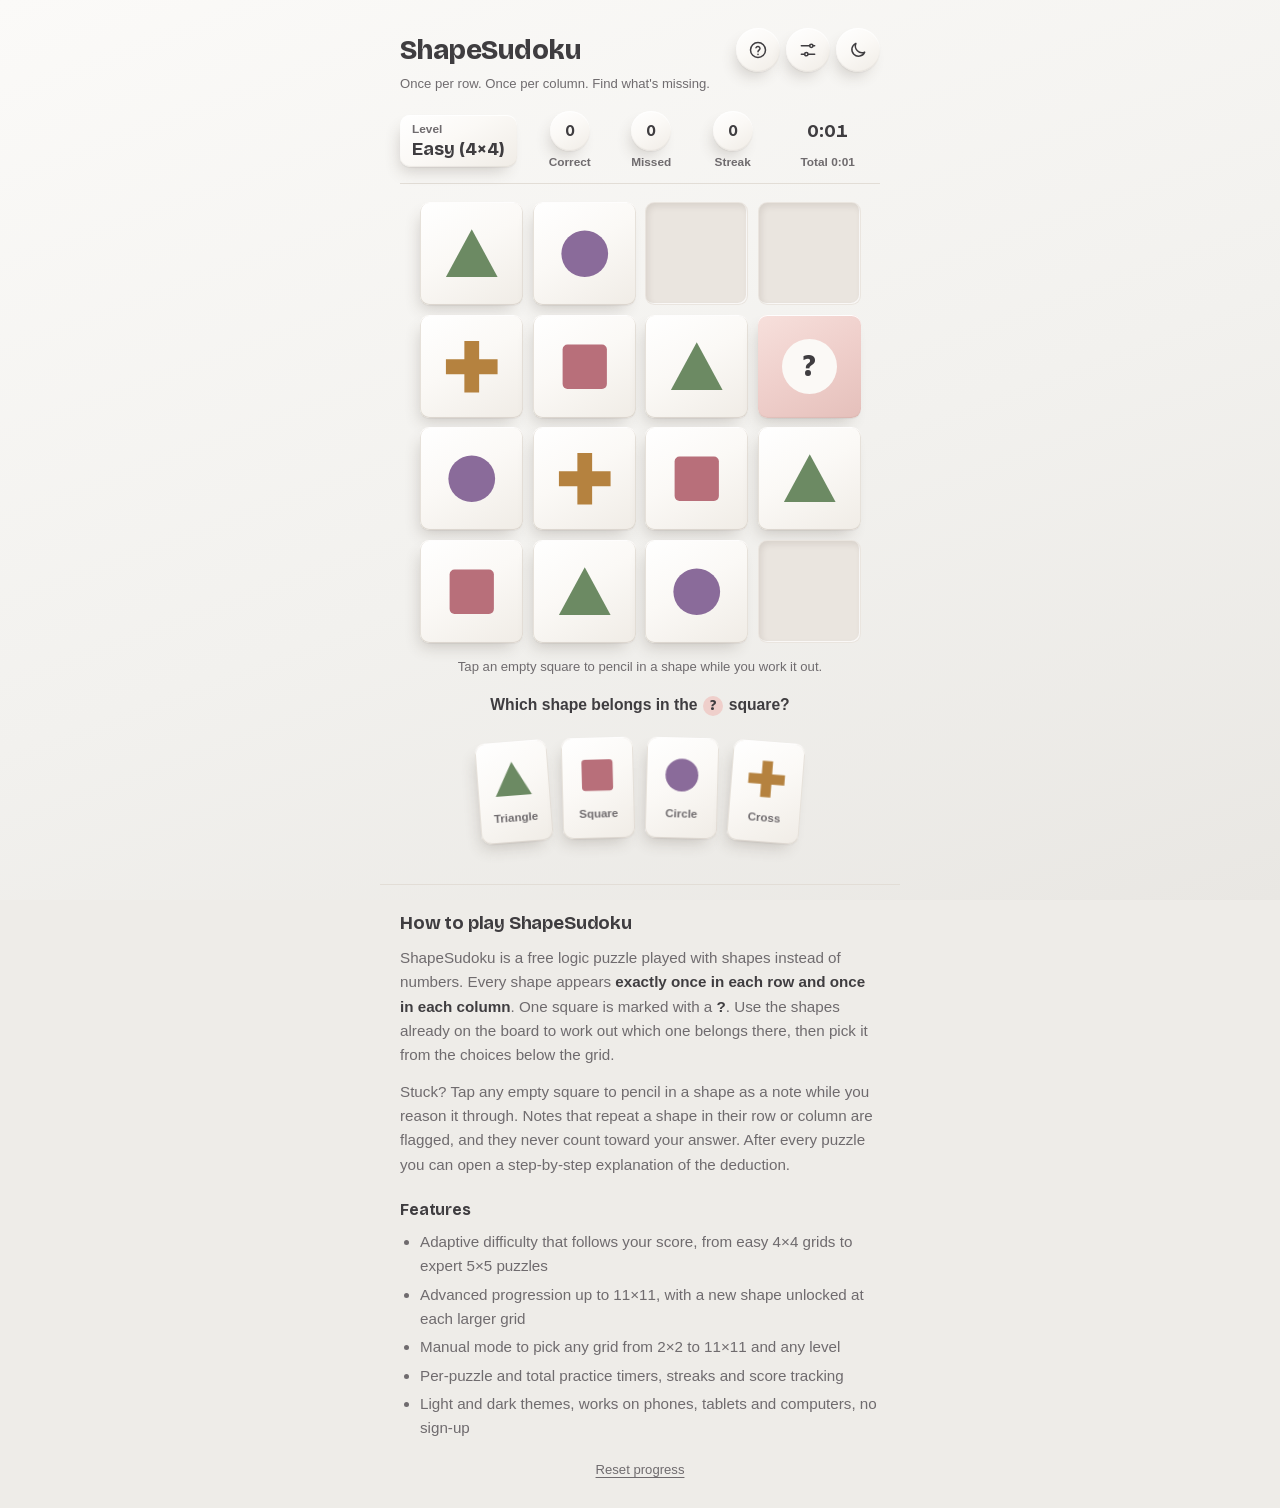
<file: index.html>
<!DOCTYPE html>
<html lang="en">
<head>
<meta charset="UTF-8" />
<meta name="viewport" content="width=device-width, initial-scale=1.0, viewport-fit=cover" />
<meta name="color-scheme" content="light dark" />
<meta name="theme-color" content="#f8f7f5" id="theme-color" />
<title>ShapeSudoku – Free Shape Logic Puzzle Game</title>
<meta name="description" content="Free shape logic puzzle: every shape once per row and once per column. Find the missing one. Adaptive grids from 4×4 to 11×11, notes and explanations." />
<meta name="robots" content="index, follow, max-image-preview:large" />
<link rel="canonical" href="https://pulsarsandpulsar-stack.github.io/shapesudoku/" />

<!-- Icons and installable-app metadata -->
<link rel="icon" href="favicon.svg" type="image/svg+xml" />
<link rel="icon" href="icons/icon-192.png" type="image/png" sizes="192x192" />
<link rel="apple-touch-icon" href="icons/apple-touch-icon.png" />
<link rel="manifest" href="site.webmanifest" />

<!-- Social previews (Open Graph / Twitter-X) -->
<meta property="og:type" content="website" />
<meta property="og:site_name" content="ShapeSudoku" />
<meta property="og:title" content="ShapeSudoku – Once per row. Once per column. Find what's missing." />
<meta property="og:description" content="A free shape logic puzzle for sharpening deductive reasoning. Adaptive grids from 4×4 to 11×11, notes and step-by-step explanations." />
<meta property="og:url" content="https://pulsarsandpulsar-stack.github.io/shapesudoku/" />
<meta property="og:image" content="https://pulsarsandpulsar-stack.github.io/shapesudoku/og-image.jpg" />
<meta property="og:image:type" content="image/jpeg" />
<meta property="og:image:width" content="1200" />
<meta property="og:image:height" content="630" />
<meta property="og:image:alt" content="A ShapeSudoku grid of shape tiles with one missing square marked with a question mark" />
<meta name="twitter:card" content="summary_large_image" />
<meta name="twitter:title" content="ShapeSudoku – Once per row. Once per column. Find what's missing." />
<meta name="twitter:description" content="A free shape logic puzzle for sharpening deductive reasoning." />
<meta name="twitter:image" content="https://pulsarsandpulsar-stack.github.io/shapesudoku/og-image.jpg" />

<!-- Structured data so search engines understand this is a free browser game -->
<script type="application/ld+json">
{
  "@context": "https://schema.org",
  "@type": "WebApplication",
  "name": "ShapeSudoku",
  "alternateName": "Shape Sudoku",
  "url": "https://pulsarsandpulsar-stack.github.io/shapesudoku/",
  "description": "A free shape logic puzzle. Every shape appears once per row and once per column: find the one that's missing. Adaptive levels from 4×4 to 11×11, pencil notes, timers and step-by-step explanations.",
  "applicationCategory": "GameApplication",
  "genre": ["Logic puzzle", "Brain game"],
  "operatingSystem": "Any (web browser)",
  "browserRequirements": "Requires JavaScript",
  "inLanguage": "en",
  "isAccessibleForFree": true,
  "image": "https://pulsarsandpulsar-stack.github.io/shapesudoku/og-image.jpg",
  "offers": { "@type": "Offer", "price": "0", "priceCurrency": "USD" }
}
</script>
<link rel="preload" href="fonts/bricolage-grotesque-latin.woff2" as="font" type="font/woff2" crossorigin />
<link rel="stylesheet" href="css/style.css" />
</head>
<body>
  <header class="topbar">
    <div class="brand">
      <h1>ShapeSudoku</h1>
    </div>
    <div class="topbar-actions">
      <button id="help-toggle" class="icon-btn" type="button" aria-label="How to play" title="How to play" aria-expanded="false" aria-controls="help-panel">
        <svg class="icon" viewBox="0 0 24 24" aria-hidden="true"><circle cx="12" cy="12" r="9"/><path d="M9.6 9.3a2.5 2.5 0 0 1 4.8.9c0 1.7-2.4 2.2-2.4 3.8"/><path d="M12 17.2v.1"/></svg>
      </button>
      <button id="settings-toggle" class="icon-btn" type="button" aria-label="Difficulty settings" title="Difficulty settings" aria-expanded="false" aria-controls="settings-panel">
        <svg class="icon" viewBox="0 0 24 24" aria-hidden="true"><path d="M4 7h10M18 7h2M4 17h4M12 17h8"/><circle cx="16" cy="7" r="2"/><circle cx="10" cy="17" r="2"/></svg>
      </button>
      <button id="theme-toggle" class="icon-btn" type="button" aria-label="Switch to dark mode" title="Switch to dark mode">
        <svg class="icon icon-moon" viewBox="0 0 24 24" aria-hidden="true"><path d="M20 14.5A8 8 0 0 1 9.5 4a8 8 0 1 0 10.5 10.5Z"/></svg>
        <svg class="icon icon-sun" viewBox="0 0 24 24" aria-hidden="true"><circle cx="12" cy="12" r="4"/><path d="M12 2.5v2M12 19.5v2M2.5 12h2M19.5 12h2M5.3 5.3l1.4 1.4M17.3 17.3l1.4 1.4M5.3 18.7l1.4-1.4M17.3 6.7l1.4-1.4"/></svg>
      </button>
    </div>
    <p class="tagline">Once per row. Once per column. Find what's missing.</p>
  </header>

  <section id="help-panel" class="sheet hidden" aria-label="How to play">
    <p>Each shape appears <strong>once in every row and every column</strong>. Use the shapes already in the grid to work out which one belongs in the <strong>?</strong> square, then pick it from the choices below.</p>
    <p>Stuck? Tap any empty square to <strong>pencil in</strong> a shape as a working note. Your notes are grey outlines in the empty squares, so they never look like the shapes you were given, and a note is marked in rose if it repeats a shape in its row or column. Notes don't count toward your answer.</p>
  </section>

  <section id="settings-panel" class="sheet hidden" aria-label="Difficulty settings">
    <div class="settings-row">
      <label for="mode-select">Difficulty mode</label>
      <select id="mode-select">
        <option value="auto">Adaptive</option>
        <option value="manual">Manual</option>
      </select>
    </div>
    <div class="settings-row auto-only">
      <label for="advanced-toggle">
        Advanced progression
        <span class="settings-hint" id="advanced-hint">Keep climbing past 5 × 5, up to 11 × 11. Each bigger grid adds one new shape.</span>
      </label>
      <input type="checkbox" id="advanced-toggle" class="switch" role="switch" />
    </div>
    <div class="settings-row manual-only hidden">
      <label for="grid-size-select">Grid size</label>
      <select id="grid-size-select"></select>
    </div>
    <div class="settings-row manual-only hidden">
      <label for="level-select">Difficulty level</label>
      <select id="level-select">
        <option value="0">Easy</option>
        <option value="1">Moderate</option>
        <option value="2">Challenging</option>
        <option value="3">Hard</option>
        <option value="4">Expert</option>
      </select>
    </div>
    <p id="grid-cap-note" class="settings-note hidden">Grids larger than 7 × 7 need a tablet or computer screen. On this phone, Adaptive mode stops at 7 × 7.</p>
    <p class="settings-note manual-only hidden">Manual mode fixes grid size and difficulty to your selection. Your score keeps tracking correct/incorrect in the background, so adaptive difficulty picks up where it left off if you switch back.</p>
  </section>

  <section class="score-rail" aria-label="Session stats">
    <div class="level-plaque">
      <span class="stat-label">Level</span>
      <span class="stat-value" id="stat-tier">Easy (4×4)</span>
    </div>
    <div class="counters">
      <div class="stat">
        <span class="chip chip-win"><span class="stat-value" id="stat-correct">0</span></span>
        <span class="stat-label">Correct</span>
      </div>
      <div class="stat">
        <span class="chip chip-miss"><span class="stat-value" id="stat-incorrect">0</span></span>
        <span class="stat-label">Missed</span>
      </div>
      <div class="stat" id="streak-wrap">
        <span class="chip chip-streak"><span class="stat-value" id="stat-streak">0</span></span>
        <span class="stat-label">Streak</span>
      </div>
      <button class="stat timer-stat" id="timer-toggle" type="button" aria-label="Hide timers" title="This puzzle / total practice time">
        <span class="stat-value" id="stat-timer">0:00</span>
        <span class="stat-label"><span id="timer-total">Total <span id="stat-total">0:00</span></span><span id="timer-show" class="hidden">Show time</span></span>
      </button>
    </div>
  </section>

  <main>
    <div class="board" id="board">
      <div id="grid" class="grid" style="--grid-size:4" role="group" aria-label="Puzzle grid"></div>
      <div id="note-picker" class="note-picker hidden" role="dialog" aria-label="Pencil in a shape">
        <div id="note-picker-options" class="note-picker-options"></div>
        <button type="button" class="note-erase" id="note-erase" aria-label="Erase this note">
          <svg class="icon" viewBox="0 0 24 24" aria-hidden="true"><path d="M8.5 19.5h11"/><path d="M4.6 14.6l8.5-8.5a2 2 0 0 1 2.8 0l2 2a2 2 0 0 1 0 2.8l-7.4 7.4a2 2 0 0 1-1.4.6H8.3a2 2 0 0 1-1.4-.6l-2.3-2.3a1 1 0 0 1 0-1.4Z"/><path d="M9.5 9.5l5 5"/></svg>
        </button>
      </div>
    </div>

    <div class="board-tools">
      <p id="notes-hint" class="notes-hint">Tap an empty square to pencil in a shape while you work it out.</p>
      <button id="clear-notes" class="link-btn hidden" type="button">Clear my notes</button>
    </div>

    <p class="options-label">Which shape belongs in the <span class="q-chip">?</span> square?</p>
    <div id="options" class="hand"></div>

    <div class="result">
      <div id="feedback" class="feedback hidden" role="status" aria-live="polite"></div>
      <button id="next-btn" class="primary-btn hidden" type="button">Next puzzle</button>
      <div id="explanation" class="explanation hidden">
        <button id="explanation-toggle" class="disclosure-btn" type="button" aria-expanded="false" aria-controls="explanation-body">Show explanation</button>
        <ol id="explanation-body" class="explanation-body hidden"></ol>
      </div>
    </div>
  </main>

  <!-- Plain-language guide: helps new players and gives search engines real text to index -->
  <section class="about" aria-labelledby="about-title">
    <h2 id="about-title">How to play ShapeSudoku</h2>
    <p>ShapeSudoku is a free logic puzzle played with shapes instead of numbers. Every shape appears <strong>exactly once in each row and once in each column</strong>. One square is marked with a <strong>?</strong>. Use the shapes already on the board to work out which one belongs there, then pick it from the choices below the grid.</p>
    <p>Stuck? Tap any empty square to pencil in a shape as a note while you reason it through. Notes that repeat a shape in their row or column are flagged, and they never count toward your answer. After every puzzle you can open a step-by-step explanation of the deduction.</p>
    <h3>Features</h3>
    <ul>
      <li>Adaptive difficulty that follows your score, from easy 4×4 grids to expert 5×5 puzzles</li>
      <li>Advanced progression up to 11×11, with a new shape unlocked at each larger grid</li>
      <li>Manual mode to pick any grid from 2×2 to 11×11 and any level</li>
      <li>Per-puzzle and total practice timers, streaks and score tracking</li>
      <li>Light and dark themes, works on phones, tablets and computers, no sign-up</li>
    </ul>
  </section>

  <footer>
    <button id="reset-progress" class="link-btn" type="button">Reset progress</button>
  </footer>

  <noscript><p class="noscript">ShapeSudoku needs JavaScript to deal puzzles. Please enable it in your browser to play.</p></noscript>

  <script src="js/engine.js"></script>
  <script src="js/difficulty.js"></script>
  <script src="js/app.js"></script>
</body>
</html>
</file>
<file: css/style.css>
/* Bricolage Grotesque, self-hosted (SIL Open Font License, see fonts/OFL.txt).
   One variable file per script covers weights 500-800 and optical sizes. */
@font-face {
  font-family: "Bricolage Grotesque";
  font-style: normal;
  font-weight: 500 800;
  font-display: swap;
  src: url("../fonts/bricolage-grotesque-latin.woff2") format("woff2");
  unicode-range: U+0000-00FF, U+0131, U+0152-0153, U+02BB-02BC, U+02C6, U+02DA, U+02DC, U+0304, U+0308, U+0329,
    U+2000-206F, U+20AC, U+2122, U+2191, U+2193, U+2212, U+2215, U+FEFF, U+FFFD;
}

@font-face {
  font-family: "Bricolage Grotesque";
  font-style: normal;
  font-weight: 500 800;
  font-display: swap;
  src: url("../fonts/bricolage-grotesque-latin-ext.woff2") format("woff2");
  unicode-range: U+0100-02BA, U+02BD-02C5, U+02C7-02CC, U+02CE-02D7, U+02DD-02FF, U+0304, U+0308, U+0329, U+1D00-1DBF,
    U+1E00-1E9F, U+1EF2-1EFF, U+2020, U+20A0-20AB, U+20AD-20C0, U+2113, U+2C60-2C7F, U+A720-A7FF;
}

/* Tile Studio: calm matte surfaces in a soft neutral palette, like painted tiles on a white wall. */

:root {
  --ground-deep: #eeece8;
  --line: #e2ddd6;
  --text: #3f3d40;
  --text-muted: #6f6b6e;
  --card: #fbf9f6;
  /* Controls and counters that sit on the wall (not puzzle cards) */
  --surface: #fbf9f6;
  --card-edge: #e7e2db;
  --card-frame: #efeae3;
  --ink: #3f3d40;
  --ink-muted: #6f6b6e;
  --slot: #eae5df;
  --slot-hover: #e3ddd6;
  --blush: #efcfcb;
  --peach: #edd3c6;
  /* Note outlines: at least 3:1 against an empty, hovered or selected slot */
  --pencil: #7d787c;
  /* Outline for the lit streak disc so the peach fill reads as a state, not a smudge */
  --peach-edge: #a8826f;
  --slot-active: var(--peach);
  --switch-on: var(--accent);
  --accent: #5f5d60;
  --accent-ink: #fbf9f6;
  --win: #557660;
  --win-ring: #a9c2ae;
  --miss: #a35a56;
  --miss-ring: #ddb0ab;
  --miss-tint: #f6e6e3;
  /* Wall: a barely-there light falloff from top-left to bottom-right */
  --ground-face: linear-gradient(160deg, #fbfaf8 0%, #f2f1ee 55%, #e9e7e3 100%);
  /* Raised tiles: light from the top-right, so faces fade softly and shadows fall down-left */
  --tile-face: linear-gradient(150deg, #ffffff 0%, var(--card) 45%, #f0ece6 100%);
  --surface-face: var(--tile-face);
  --blush-face: linear-gradient(150deg, #f7e0dc 0%, var(--blush) 50%, #e5c0bb 100%);
  --accent-face: linear-gradient(150deg, #737174 0%, var(--accent) 50%, #4f4d50 100%);
  --rim: inset 0 1px 0 rgba(255, 255, 255, 0.95), inset 0 -1px 1px rgba(70, 58, 48, 0.07);
  --card-shadow: var(--rim), 0 1px 1px rgba(70, 58, 48, 0.06), -5px 9px 16px -6px rgba(70, 58, 48, 0.24);
  --card-shadow-lift: var(--rim), 0 2px 3px rgba(70, 58, 48, 0.06), -9px 18px 28px -8px rgba(70, 58, 48, 0.28);
  --button-shadow: inset 0 1px 0 rgba(255, 255, 255, 0.22), 0 1px 1px rgba(40, 36, 40, 0.15),
    -5px 9px 16px -6px rgba(40, 36, 40, 0.35);
  /* Empty slots are pressed into the wall rather than raised from it */
  --slot-inset: inset 2px 3px 6px rgba(70, 58, 48, 0.11), inset -1px -1px 0 rgba(255, 255, 255, 0.85);
  --radius-card: 9%;
  --radius-sm: 8px;
  --radius-md: 10px;
  --radius-lg: 14px;
  --radius-pill: 999px;
  /* Pressed controls sink into the surface */
  --press-inset: inset 1px 2px 5px rgba(70, 58, 48, 0.18);
  --press-inset-strong: inset 1px 2px 5px rgba(40, 36, 40, 0.3);
  --ease-out: cubic-bezier(0.16, 1, 0.3, 1);
  --display: "Bricolage Grotesque", -apple-system, BlinkMacSystemFont, "Segoe UI", Roboto, sans-serif;
  --body: -apple-system, BlinkMacSystemFont, "Segoe UI", Roboto, Helvetica, Arial, sans-serif;
  color-scheme: light;
}

/* Dark: the charcoal tile becomes the wall; surfaces stay soft and matte */
html[data-theme="dark"] {
  --ground-deep: #29282a;
  --line: #444246;
  --text: #ece8e3;
  --text-muted: #b3ada8;
  --card: #e6e1da;
  --surface: #3a383b;
  --card-edge: #d2ccc4;
  --card-frame: #dcd6ce;
  --slot: #373538;
  --slot-hover: #403e41;
  --blush: #dcb9b5;
  --peach: #d9bdb0;
  --pencil: #aaa4a7;
  --accent: #ece8e3;
  --peach-edge: #e6cbbd;
  /* A peach-tinted dark slot keeps the light pencil outline readable while editing */
  --slot-active: #4e4340;
  --switch-on: var(--win-ring);
  --press-inset: inset 1px 2px 5px rgba(0, 0, 0, 0.45);
  --press-inset-strong: inset 1px 2px 5px rgba(0, 0, 0, 0.45);
  --accent-ink: #2e2d2f;
  --win: #a8c4ae;
  --win-ring: #7f9c86;
  --miss: #e2b0ab;
  --miss-ring: #b9837e;
  --miss-tint: #45383a;
  --ground-face: linear-gradient(160deg, #39383b 0%, #2e2d2f 55%, #252426 100%);
  --tile-face: linear-gradient(150deg, #f3eee8 0%, var(--card) 45%, #d8d2ca 100%);
  --surface-face: linear-gradient(150deg, #464447 0%, var(--surface) 50%, #323033 100%);
  --blush-face: linear-gradient(150deg, #e8cbc7 0%, var(--blush) 50%, #c9a39f 100%);
  --accent-face: linear-gradient(150deg, #ffffff 0%, var(--accent) 50%, #d6d1cb 100%);
  --rim: inset 0 1px 0 rgba(255, 255, 255, 0.35), inset 0 -1px 1px rgba(0, 0, 0, 0.12);
  --card-shadow: var(--rim), 0 1px 1px rgba(0, 0, 0, 0.25), -5px 9px 16px -6px rgba(0, 0, 0, 0.55);
  --card-shadow-lift: var(--rim), 0 2px 3px rgba(0, 0, 0, 0.25), -9px 18px 28px -8px rgba(0, 0, 0, 0.6);
  --button-shadow: inset 0 1px 0 rgba(255, 255, 255, 0.8), 0 1px 1px rgba(0, 0, 0, 0.25),
    -5px 9px 16px -6px rgba(0, 0, 0, 0.55);
  --slot-inset: inset 2px 3px 7px rgba(0, 0, 0, 0.38), inset -1px -1px 0 rgba(255, 255, 255, 0.05);
  color-scheme: dark;
}

* {
  box-sizing: border-box;
}

::selection {
  background: var(--peach);
  color: inherit;
}

button,
select {
  font: inherit;
  color: inherit;
  touch-action: manipulation;
  -webkit-tap-highlight-color: transparent;
}

:focus-visible {
  outline: 2px solid var(--accent);
  outline-offset: 3px;
}

html {
  background: var(--ground-deep);
  scrollbar-color: var(--line) transparent;
}

body {
  margin: 0;
  min-height: 100vh;
  min-height: 100dvh;
  display: flex;
  flex-direction: column;
  font-family: var(--body);
  line-height: 1.45;
  color: var(--text);
  -webkit-font-smoothing: antialiased;
  background: var(--ground-face);
  background-attachment: fixed;
  padding: env(safe-area-inset-top) env(safe-area-inset-right) env(safe-area-inset-bottom) env(safe-area-inset-left);
}

/* ---------- Header ---------- */

.topbar {
  display: flex;
  justify-content: space-between;
  align-items: center;
  gap: 12px;
  width: 100%;
  max-width: 520px;
  margin: 0 auto;
  padding: 14px 20px 10px;
}

.topbar {
  flex-wrap: wrap;
  row-gap: 2px;
}

.brand h1 {
  margin: 0;
  font-family: var(--display);
  font-size: 1.45rem;
  white-space: nowrap;
  font-weight: 800;
  letter-spacing: -0.02em;
  line-height: 1.05;
}

/* The tagline gets its own full-width line so it never squeezes beside the buttons */
.tagline {
  flex-basis: 100%;
  margin: 0;
  font-size: 0.82rem;
  font-weight: 500;
  color: var(--text-muted);
}

.topbar-actions {
  display: flex;
  gap: 6px;
  flex-shrink: 0;
}

.icon-btn {
  display: inline-grid;
  place-items: center;
  width: 44px;
  height: 44px;
  padding: 0;
  border-radius: 50%;
  border: none;
  background: var(--surface-face);
  color: var(--text);
  box-shadow: var(--card-shadow);
  cursor: pointer;
  transition: background 0.15s ease, border-color 0.15s ease, color 0.15s ease;
}

.icon-btn:hover {
  filter: brightness(1.02);
}

.icon-btn:active {
  box-shadow: var(--press-inset);
}

.icon-btn[aria-expanded="true"] {
  background: var(--peach);
  color: var(--ink);
}

.icon {
  width: 20px;
  height: 20px;
  fill: none;
  stroke: currentColor;
  stroke-width: 1.8;
  stroke-linecap: round;
  stroke-linejoin: round;
}

.icon-sun,
html[data-theme="dark"] .icon-moon {
  display: none;
}

html[data-theme="dark"] .icon-sun {
  display: block;
}

/* ---------- Sheets (help, settings) ---------- */

.sheet {
  width: calc(100% - 40px);
  max-width: 480px;
  margin: 4px auto 12px;
  padding: 14px 16px;
  background: var(--tile-face);
  color: var(--ink);
  border-radius: var(--radius-lg);
  box-shadow: var(--card-shadow-lift);
  animation: sheet-in 0.32s var(--ease-out);
}

@keyframes sheet-in {
  from {
    opacity: 0;
    transform: translateY(-8px);
  }
}

#help-panel p {
  margin: 0;
  font-size: 0.95rem;
  line-height: 1.55;
}

#help-panel p + p {
  margin-top: 10px;
  padding-top: 10px;
  border-top: 1px solid var(--card-frame);
  color: var(--ink-muted);
}

.settings-row {
  display: flex;
  align-items: center;
  justify-content: space-between;
  gap: 12px;
  padding: 8px 0;
}

.settings-row:not(.hidden) ~ .settings-row:not(.hidden) {
  border-top: 1px solid var(--card-frame);
}

.settings-row label {
  font-size: 0.93rem;
  font-weight: 600;
}

.settings-hint {
  display: block;
  margin-top: 2px;
  font-size: 0.82rem;
  font-weight: 400;
  color: var(--ink-muted);
}

/* On/off switch, drawn as a small recessed track with a raised knob */
.switch {
  appearance: none;
  -webkit-appearance: none;
  flex-shrink: 0;
  position: relative;
  width: 48px;
  height: 28px;
  margin: 0;
  border-radius: var(--radius-pill);
  background: var(--slot);
  box-shadow: var(--slot-inset);
  cursor: pointer;
  transition: background 0.2s ease;
}

.switch::after {
  content: "";
  position: absolute;
  top: 3px;
  left: 3px;
  width: 22px;
  height: 22px;
  border-radius: 50%;
  background: var(--tile-face);
  box-shadow: var(--card-shadow);
  transition: transform 0.2s var(--ease-out);
}

.switch:checked {
  background: var(--switch-on);
}

.switch:checked::after {
  transform: translateX(20px);
}


.settings-row select {
  max-width: 58%;
  padding: 8px 10px;
  /* 16px min avoids iOS Safari auto-zooming the page on focus */
  font-size: 16px;
  padding-right: 34px;
  color: var(--ink);
  appearance: none;
  -webkit-appearance: none;
  /* Chevron drawn from two gradient halves in the ink colour, which stays dark on the light select in both themes */
  background-color: var(--card);
  background-image: linear-gradient(45deg, transparent 50%, var(--ink) 50%),
    linear-gradient(135deg, var(--ink) 50%, transparent 50%);
  background-position: right 17px center, right 11px center;
  background-size: 6px 6px;
  background-repeat: no-repeat;
  border: 1.5px solid var(--card-edge);
  border-radius: var(--radius-md);
  font-weight: 600;
  cursor: pointer;
}

.settings-row select:hover {
  border-color: var(--accent);
}

.settings-row select:focus-visible {
  outline-color: var(--accent);
}

.settings-note {
  margin: 8px 0 0;
  font-size: 0.82rem;
  color: var(--ink-muted);
}

/* ---------- Score rail ---------- */

.score-rail {
  display: flex;
  align-items: center;
  gap: 14px;
  width: calc(100% - 40px);
  max-width: 480px;
  margin: 0 auto 4px;
  padding: 8px 0 12px;
  border-bottom: 1px solid var(--line);
}

.level-plaque {
  display: flex;
  flex-direction: column;
  align-items: flex-start;
  flex-shrink: 0;
  padding: 6px 12px 7px;
  background: var(--surface-face);
  border: none;
  border-radius: var(--radius-md);
  box-shadow: var(--card-shadow);
}

.level-plaque .stat-value {
  color: var(--text);
}

.counters {
  flex: 1;
  display: grid;
  /* The time column also carries the running total, so it gets a little more room */
  grid-template-columns: repeat(3, 1fr) 1.35fr;
  gap: 4px;
}

.stat {
  display: flex;
  flex-direction: column;
  align-items: center;
  gap: 3px;
  min-width: 0;
}

/* Counters sit on small flat discs, like round tiles */
.chip {
  display: grid;
  place-items: center;
  width: 40px;
  height: 40px;
  border-radius: 50%;
  background: var(--surface-face);
  border: none;
  box-shadow: var(--card-shadow);
  transition: background 0.3s ease;
}

.chip .stat-value {
  color: var(--text);
  font-size: 0.98rem;
}

.stat-value {
  font-family: var(--display);
  font-size: 1.15rem;
  font-weight: 700;
  line-height: 1.15;
  font-variant-numeric: tabular-nums;
  white-space: nowrap;
}

.stat-label {
  white-space: nowrap;
  display: flex;
  align-items: baseline;
  gap: 5px;
  font-size: 0.74rem;
  font-weight: 600;
  color: var(--text-muted);
}

/* A streak worth noticing stays lit for the rest of the question */
.stat.lit .chip {
  background: var(--peach);
  box-shadow: var(--card-shadow), 0 0 0 1.5px var(--peach-edge);
  animation: chip-pop 0.5s var(--ease-out);
}

.stat.lit .chip .stat-value {
  color: var(--ink);
}

@keyframes chip-pop {
  40% {
    transform: scale(1.12);
  }
}

/* The timer is its own toggle: tap the clock to hide or show it */
.timer-stat {
  justify-content: flex-end;
  padding: 0;
  border: none;
  border-radius: var(--radius-sm);
  background: none;
  color: var(--text);
  cursor: pointer;
}

.timer-stat .stat-value {
  line-height: 40px;
}

#stat-total {
  font-variant-numeric: tabular-nums;
  font-weight: 700;
}

.timer-stat:hover .stat-label {
  color: var(--text);
}

/* ---------- Table ---------- */

main {
  flex: 1;
  width: 100%;
  max-width: 520px;
  margin: 0 auto;
  padding: 14px 20px 20px;
  display: flex;
  flex-direction: column;
  align-items: center;
}

.grid {
  --gap: clamp(6px, 2vw, 10px);
  --grid-w: min(calc(100vw - 40px), 440px);
  /* One cell's width, so text inside cells can scale with the grid size */
  --cell: calc(var(--grid-w) / var(--grid-size));
  display: grid;
  grid-template-columns: repeat(var(--grid-size), 1fr);
  grid-template-rows: repeat(var(--grid-size), 1fr);
  gap: var(--gap);
  width: var(--grid-w);
  aspect-ratio: 1 / 1;
  perspective: 900px;
}

.board {
  position: relative;
}

.cell {
  position: relative;
  border-radius: var(--radius-card);
  animation: deal 0.5s var(--ease-out) both;
  animation-delay: calc(var(--i) * var(--deal-step, 22ms));
}

@keyframes deal {
  from {
    opacity: 0;
    transform: translate(-10px, -18px) rotate(-5deg) scale(0.94);
  }
}

/* A given card: a raised tile, lit from the top-right */
.cell.card {
  display: grid;
  place-items: center;
  padding: 20%;
  background: var(--tile-face);
  box-shadow: var(--card-shadow), inset 0 0 0 1px var(--card-edge);
}

/* An empty place on the board, a flat recessed tile. Tappable for working notes. */
.cell.slot {
  display: grid;
  place-items: center;
  padding: 22%;
  border: 1px solid transparent;
  background: var(--slot);
  box-shadow: var(--slot-inset);
  color: inherit;
  cursor: pointer;
  touch-action: manipulation;
  -webkit-tap-highlight-color: transparent;
  transition: background 0.15s ease, border-color 0.15s ease;
}

@media (hover: hover) {
  .cell.slot:not(:disabled):hover {
    background: var(--slot-hover);
  }
}

.cell.slot:not(:disabled):active {
  background: var(--slot-hover);
}

.cell.slot:disabled {
  cursor: default;
}

/* The slot the picker is open for */
.cell.slot.active {
  border: 1.5px solid var(--accent);
  background: var(--slot-active);
}

/* A player's note: a soft pencil outline in the slot, never a printed card */
.pencil-svg * {
  stroke: var(--pencil) !important;
}

.cell.slot.just-noted .pencil-svg {
  animation: pencil-in 0.35s var(--ease-out);
}

@keyframes pencil-in {
  from {
    opacity: 0;
    transform: scale(0.8) rotate(-6deg);
  }
}

.cell.slot.clash {
  border: 1.5px solid var(--miss-ring);
  background: var(--miss-tint);
}

.cell.slot.clash .pencil-svg * {
  stroke: var(--miss) !important;
  stroke-dasharray: 14 9;
}

/* Once the puzzle is answered, notes stay readable but fade back */
.cell.slot:disabled.has-note .pencil-svg {
  opacity: 0.55;
}

/* ---------- Note picker ---------- */

.note-picker {
  position: absolute;
  z-index: 10;
  display: flex;
  align-items: center;
  gap: 4px;
  padding: 6px;
  background: var(--tile-face);
  color: var(--ink);
  border-radius: var(--radius-lg);
  box-shadow: var(--card-shadow-lift);
  animation: picker-in 0.2s var(--ease-out);
}

@keyframes picker-in {
  from {
    opacity: 0;
    transform: translateY(-4px) scale(0.97);
  }
}

.note-picker.above {
  animation-name: picker-in-above;
}

@keyframes picker-in-above {
  from {
    opacity: 0;
    transform: translateY(4px) scale(0.97);
  }
}

/* Pointer toward the slot being edited */
.note-picker::before {
  content: "";
  position: absolute;
  top: -6px;
  left: calc(var(--arrow-x, 50%) - 7px);
  width: 14px;
  height: 14px;
  background: var(--card);
  border-radius: 2px;
  transform: rotate(45deg);
}

.note-picker.above::before {
  top: auto;
  bottom: -6px;
}

.note-picker-options {
  display: flex;
  flex-wrap: wrap;
  gap: 4px;
  /* At most six shapes per row; big boards get a second row */
  max-width: calc(6 * 46px + 5 * 4px);
}

.note-option,
.note-erase {
  position: relative;
  display: grid;
  place-items: center;
  width: 46px;
  height: 46px;
  padding: 10px;
  border: none;
  border-radius: var(--radius-md);
  background: transparent;
  cursor: pointer;
  touch-action: manipulation;
  -webkit-tap-highlight-color: transparent;
}

.note-option:hover,
.note-erase:hover:not(:disabled) {
  background: var(--card-frame);
}

.note-option:active,
.note-erase:active:not(:disabled) {
  transform: scale(0.94);
}

.note-option[aria-pressed="true"] {
  background: var(--card-frame);
  box-shadow: inset 0 0 0 2px var(--ink);
}

.note-erase {
  margin-left: 2px;
  color: var(--ink);
  border-left: 1px solid var(--card-frame);
  border-radius: 0 var(--radius-md) var(--radius-md) 0;
}

.note-erase:disabled {
  color: var(--card-edge);
  cursor: default;
}

.note-picker :focus-visible {
  outline: 2px solid var(--accent);
  outline-offset: 1px;
}

/* ---------- Board tools ---------- */

.board-tools {
  display: flex;
  justify-content: center;
  align-items: center;
  width: min(calc(100vw - 40px), 440px);
  min-height: 36px;
  margin: 6px 0 10px;
}

.notes-hint {
  margin: 0;
  font-size: 0.82rem;
  color: var(--text-muted);
  text-align: center;
}

#clear-notes {
  margin: 0;
  color: var(--text);
}

.shape-svg {
  position: relative;
  z-index: 1;
  width: 100%;
  height: 100%;
}


/* The face-down ? card, which flips over once you play */
.cell.target .flip {
  position: absolute;
  inset: 0;
  transform-style: preserve-3d;
  transition: transform 0.7s var(--ease-out);
}

.cell.target.revealed .flip {
  transform: rotateY(180deg);
}

.face {
  position: absolute;
  inset: 0;
  display: grid;
  place-items: center;
  border-radius: var(--radius-card);
  backface-visibility: hidden;
  -webkit-backface-visibility: hidden;
}

.tile-back {
  background: var(--blush-face);
  box-shadow: var(--card-shadow);
}

.question-mark {
  display: grid;
  place-items: center;
  width: 54%;
  aspect-ratio: 1;
  border-radius: 50%;
  background: var(--card);
  color: var(--ink);
  font-family: var(--display);
  font-size: clamp(0.8rem, calc(var(--cell) * 0.3), 1.9rem);
  font-weight: 800;
  line-height: 1;
}

/* Bigger grids: tighter gaps, and on wide screens a wider board */
body[data-band="md"] .grid {
  --gap: clamp(5px, 1.4vw, 8px);
}

body[data-band="lg"] .grid {
  --gap: 5px;
  --grid-w: min(calc(100vw - 40px), 600px);
}

body[data-band="lg"] main {
  max-width: 660px;
}

body[data-band="lg"] .board-tools {
  width: min(calc(100vw - 40px), 600px);
}

.tile-front {
  padding: 20%;
  background: var(--tile-face);
  transform: rotateY(180deg);
  box-shadow: var(--card-shadow), inset 0 0 0 1px var(--card-edge);
}

.cell.target.is-correct .tile-front {
  box-shadow: var(--card-shadow), 0 0 0 2px var(--win-ring);
}

.cell.target.is-incorrect .tile-front {
  box-shadow: var(--card-shadow), 0 0 0 2px var(--miss-ring);
}

/* ---------- The hand ---------- */

.options-label {
  margin: 0 0 14px;
  font-size: 0.98rem;
  font-weight: 600;
  text-align: center;
}

.q-chip {
  display: inline-grid;
  place-items: center;
  width: 1.45em;
  height: 1.45em;
  margin: 0 1px;
  border-radius: 50%;
  background: var(--blush);
  color: var(--ink);
  font-family: var(--display);
  font-weight: 800;
  font-size: 0.9em;
  vertical-align: 0.05em;
}

.hand {
  --w: clamp(54px, 15vw, 72px);
  --hand-gap: clamp(6px, 2.4vw, 12px);
  display: flex;
  flex-wrap: wrap;
  justify-content: center;
  gap: 14px var(--hand-gap);
  /* Wrap after --per-row cards: big boards deal the hand in two flat rows */
  max-width: calc(var(--per-row, 5) * var(--w) + (var(--per-row, 5) - 1) * var(--hand-gap) + 4px);
  margin-bottom: 18px;
  padding-top: 6px;
}

.hand-card {
  position: relative;
  --lift: 0px;
  display: flex;
  flex-direction: column;
  align-items: center;
  justify-content: center;
  gap: calc(var(--w) * 0.12);
  width: var(--w);
  height: calc(var(--w) * 1.4);
  padding: 0;
  background: var(--tile-face);
  color: var(--ink);
  border: none;
  border-radius: var(--radius-md);
  box-shadow: var(--card-shadow), inset 0 0 0 1px var(--card-edge);
  cursor: pointer;
  transform: translateY(calc(var(--fan) * var(--fan) * 2px + var(--lift))) rotate(calc(var(--fan) * 3deg));
  transition: transform 0.25s var(--ease-out), box-shadow 0.25s var(--ease-out), filter 0.3s ease;
  animation: deal 0.5s var(--ease-out) both;
  animation-delay: calc(360ms + var(--deal, 0) * 35ms);
}

.hand-shape {
  display: block;
  flex: none;
  width: calc(var(--w) * 0.6);
  height: calc(var(--w) * 0.6);
}

.name-plate {
  font-size: 0.72rem;
  font-weight: 650;
  color: var(--ink-muted);
}

.hand-card:hover:not(:disabled) {
  --lift: -10px;
  box-shadow: var(--card-shadow-lift), inset 0 0 0 1px var(--card-edge);
}

.hand-card:active:not(:disabled) {
  --lift: -4px;
}

.hand-card:disabled {
  cursor: default;
}

.hand.played .hand-card:not(.correct-answer):not(.wrong-answer) {
  --lift: 10px;
  filter: saturate(0.4);
  opacity: 0.6;
  box-shadow: none;
}

.hand-card.correct-answer {
  --lift: -10px;
  box-shadow: var(--card-shadow-lift), 0 0 0 2px var(--win-ring);
}

.hand-card.wrong-answer {
  box-shadow: var(--card-shadow), 0 0 0 2px var(--miss-ring);
}

/* ---------- Result ---------- */

.result {
  display: flex;
  flex-direction: column;
  align-items: center;
  gap: 14px;
  width: 100%;
}

.feedback {
  font-family: var(--display);
  font-size: 1.15rem;
  font-weight: 700;
  text-align: center;
  text-wrap: balance;
  animation: rise-in 0.35s var(--ease-out);
}

@keyframes rise-in {
  from {
    opacity: 0;
    transform: translateY(6px);
  }
}

.feedback.correct {
  color: var(--win);
}

.feedback.incorrect {
  color: var(--miss);
}

.hidden {
  display: none !important;
}

.primary-btn {
  min-width: 200px;
  min-height: 50px;
  padding: 12px 28px;
  border: none;
  border-radius: var(--radius-pill);
  background: var(--accent-face);
  color: var(--accent-ink);
  font-family: var(--display);
  font-size: 1.05rem;
  font-weight: 700;
  cursor: pointer;
  box-shadow: var(--button-shadow);
  transition: background 0.15s ease, transform 0.15s var(--ease-out), box-shadow 0.15s ease;
  animation: rise-in 0.35s var(--ease-out);
}

.primary-btn:hover {
  filter: brightness(1.08);
}

.primary-btn:active {
  transform: translateY(1px);
  box-shadow: var(--press-inset-strong);
}

.explanation {
  width: 100%;
  text-align: center;
}

.disclosure-btn {
  display: inline-flex;
  align-items: center;
  gap: 8px;
  padding: 8px 12px;
  border: none;
  border-radius: var(--radius-sm);
  background: none;
  color: var(--text);
  font-size: 0.92rem;
  font-weight: 600;
  cursor: pointer;
}

.disclosure-btn::after {
  content: "";
  width: 6px;
  height: 6px;
  border-right: 2px solid currentColor;
  border-bottom: 2px solid currentColor;
  transform: translateY(-2px) rotate(45deg);
  transition: transform 0.2s var(--ease-out);
}

.disclosure-btn[aria-expanded="true"]::after {
  transform: translateY(1px) rotate(-135deg);
}

.disclosure-btn:hover {
  background: var(--ground-deep);
}

/* Explanation: the deduction written out step by step on a raised panel */
.explanation-body {
  margin: 8px 0 0;
  padding: 16px 18px 16px 38px;
  text-align: left;
  background: var(--tile-face);
  color: var(--ink);
  border-radius: var(--radius-lg);
  box-shadow: var(--card-shadow-lift);
  font-size: 0.93rem;
  line-height: 1.6;
  animation: sheet-in 0.32s var(--ease-out);
}

.explanation-body li + li {
  margin-top: 8px;
}

.explanation-body li::marker {
  color: var(--ink-muted);
  font-family: var(--display);
  font-weight: 700;
}

.link-btn {
  padding: 8px;
  margin: -8px;
  border: none;
  background: none;
  color: var(--text);
  font-size: 0.82rem;
  text-decoration: underline;
  text-decoration-thickness: 1px;
  text-underline-offset: 3px;
  cursor: pointer;
}

.link-btn:hover {
  color: var(--ink-muted);
}

/* ---------- How to play (also the page's indexable text) ---------- */

.about {
  width: 100%;
  max-width: 520px;
  margin: 8px auto 0;
  padding: 24px 20px 8px;
  border-top: 1px solid var(--line);
  color: var(--text-muted);
  font-size: 0.95rem;
  line-height: 1.6;
}

.about h2,
.about h3 {
  margin: 0 0 8px;
  font-family: var(--display);
  color: var(--text);
  letter-spacing: -0.01em;
}

.about h2 {
  font-size: 1.15rem;
}

.about h3 {
  margin-top: 20px;
  font-size: 0.98rem;
}

.about p {
  margin: 0 0 12px;
  max-width: 65ch;
}

.about strong {
  color: var(--text);
}

.about ul {
  margin: 0;
  padding-left: 20px;
}

.about li + li {
  margin-top: 4px;
}

.noscript {
  margin: 16px 20px;
  text-align: center;
  color: var(--text);
}

footer {
  padding: 8px 20px 28px;
  text-align: center;
}

footer .link-btn {
  color: var(--text-muted);
}

footer .link-btn:hover {
  color: var(--miss);
}

/* ---------- Narrow phones ---------- */

@media (max-width: 380px) {
  .score-rail {
    gap: 10px;
  }

  .level-plaque {
    padding: 5px 9px 6px;
  }

  .stat-value {
    font-size: 1.02rem;
  }

  .stat-label {
    font-size: 0.7rem;
  }
}

@media (max-width: 360px) {
  .brand h1 {
    white-space: normal;
  }

  .chip {
    width: 34px;
    height: 34px;
  }

  .timer-stat .stat-value {
    line-height: 34px;
  }

  .note-picker {
    padding: 4px;
  }

  .note-option,
  .note-erase {
    width: 42px;
    height: 42px;
    padding: 9px;
  }
}

@media (min-width: 720px) {
  .topbar {
    padding-top: 28px;
  }

  .brand h1 {
    font-size: 1.7rem;
  }
}

@media (prefers-reduced-motion: reduce) {
  *,
  *::before,
  *::after {
    animation: none !important;
    transition: none !important;
  }
}
</file>
